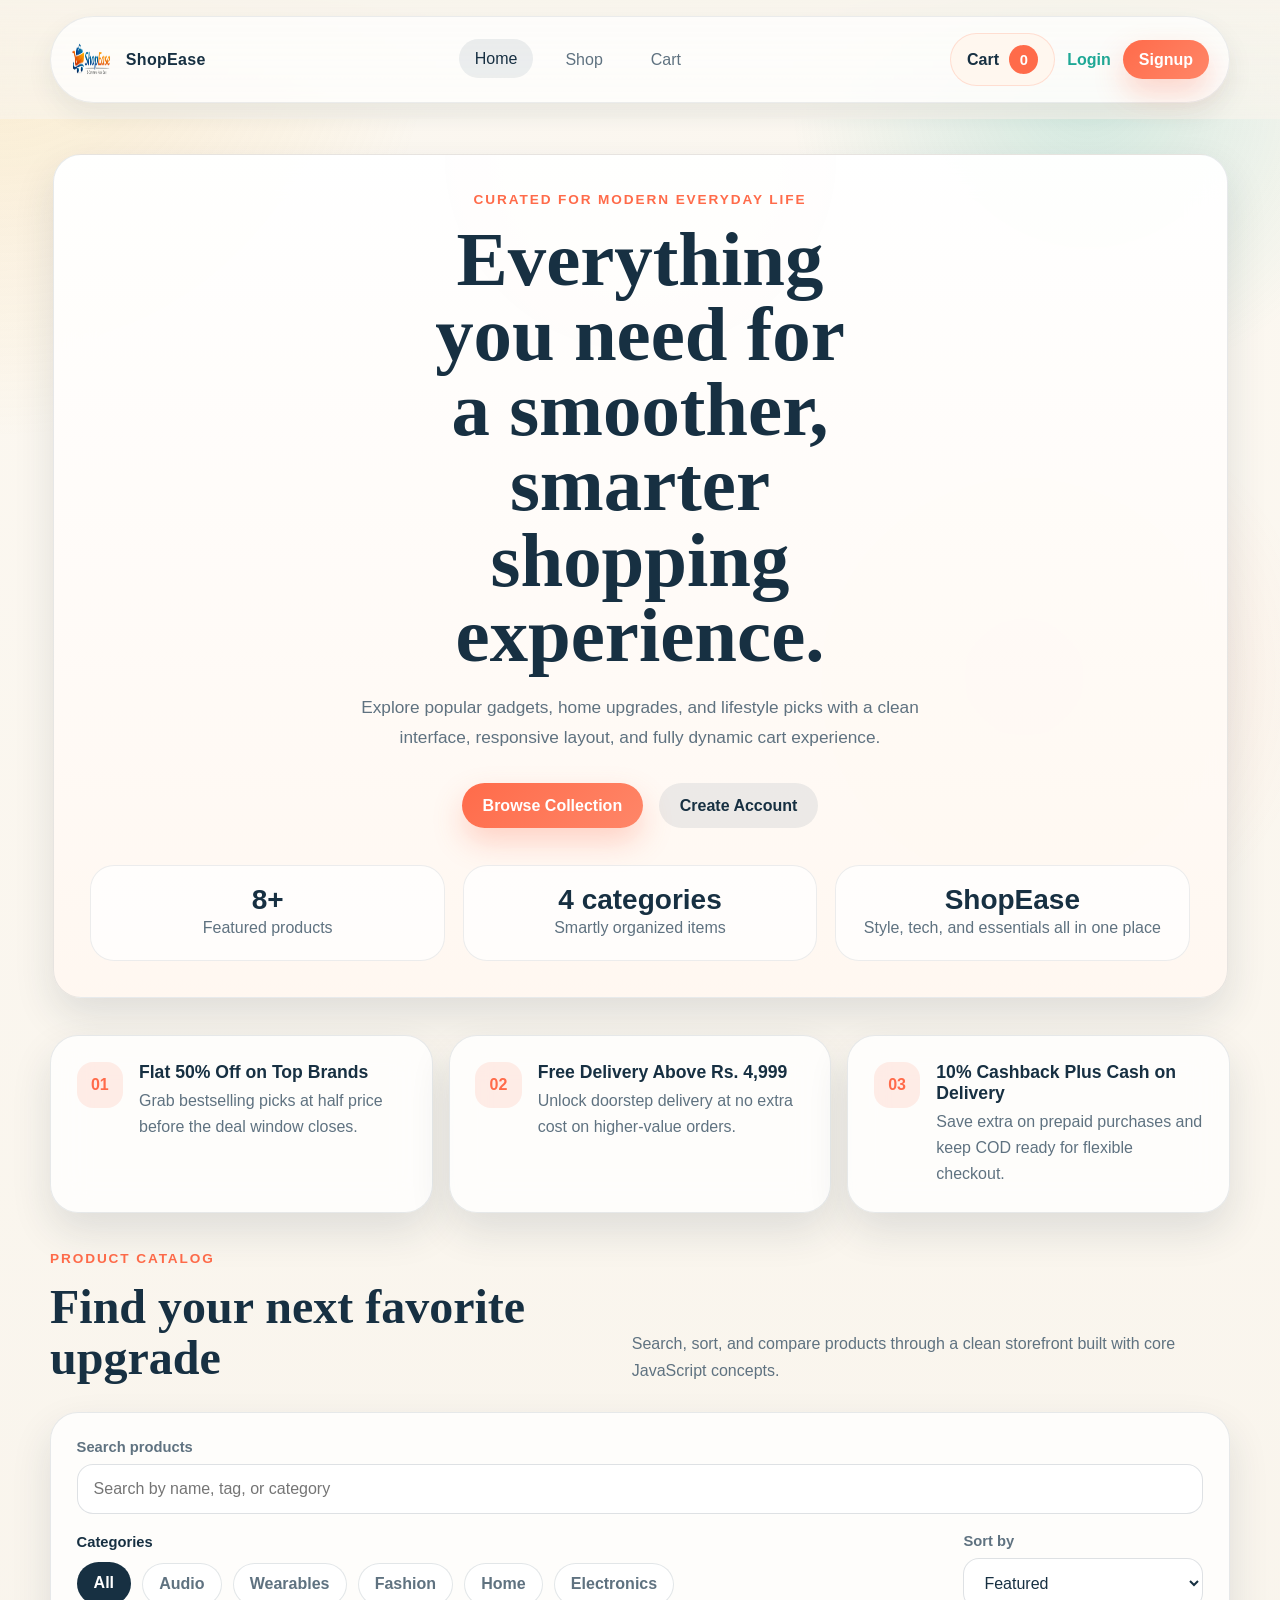
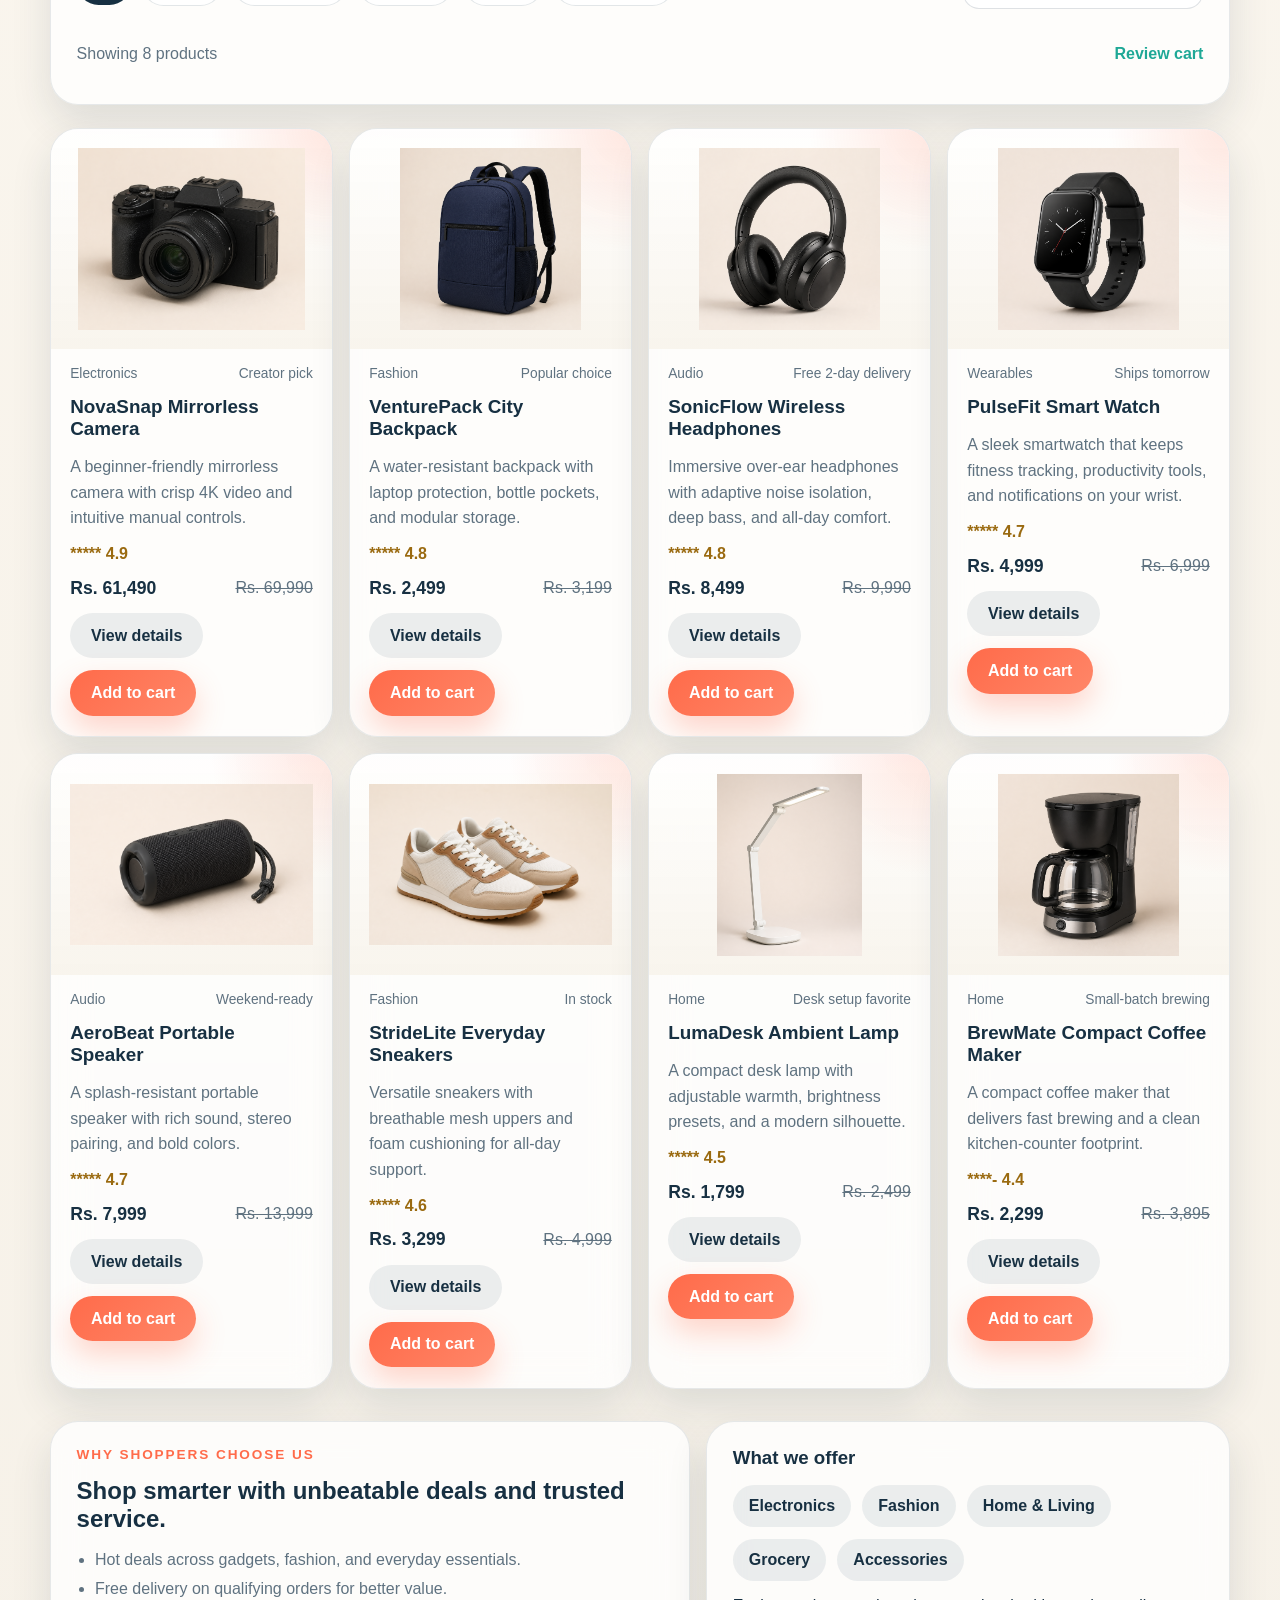
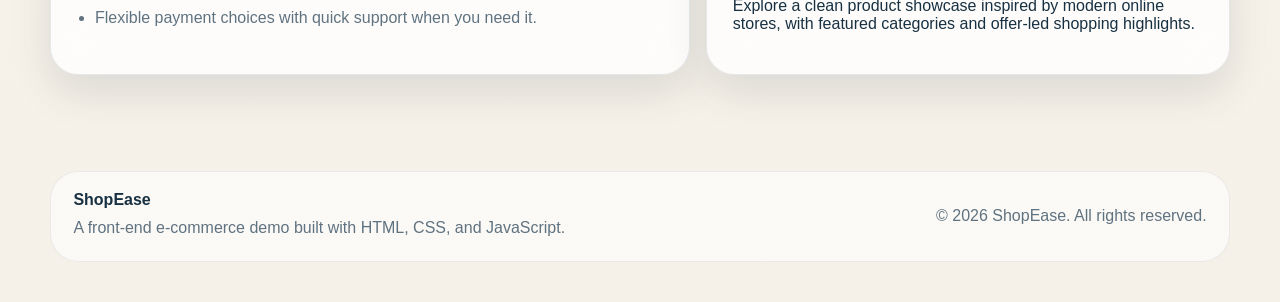
<file: index.html>
<!DOCTYPE html>
<html lang="en">
<head>
  <meta charset="UTF-8">
  <meta name="viewport" content="width=device-width, initial-scale=1.0">
  <title>ShopEase  Discover Everyday Essentials</title>
  <link rel="icon" href="SHOPEASE_Logo.png" type="image/svg+xml">
  <link rel="stylesheet" href="css/global_1.css">
  <link rel="stylesheet" href="css/home_1.css">
  <script src="js/data.js" defer></script>
  <script src="js/common.js" defer></script>
  <script src="js/home.js" defer></script>
</head>
<body>
  <div class="bg"></div>
  <header class="top">
    <div class="container top-row">
      <a class="logo" href="index.html" aria-label="ShopEase home page">
        <img src="assets/products/SHOPEASE_Logo.png" alt="ShopEase logo">
        <span>ShopEase</span>
      </a>

      <button class="menu-btn" type="button">
        Menu
      </button>

      <nav class="nav" id="nav">
        <a class="active" href="index.html">Home</a>
        <a href="shop.html">Shop</a>
        <a href="cart.html">Cart</a>
      </nav>

      <div class="top-links">
        <a class="cart-box" href="cart.html">
          Cart
          <span class="count">0</span>
        </a>
        <div class="user-area"></div>
      </div>
    </div>
  </header>

  <main>
    <section class="home-top">
      <div class="container home-top-wrap">
        <div class="home-box box">
          <p class="small-head">Curated for modern everyday life</p>
          <h1>Everything you need for a smoother, smarter shopping experience.</h1>
          <p class="home-text">
            Explore popular gadgets, home upgrades, and lifestyle picks with a clean interface,
            responsive layout, and fully dynamic cart experience.
          </p>
          <div class="home-buttons">
            <a class="btn btn-primary" href="#catalog">Browse Collection</a>
            <a class="btn btn-secondary" href="signup.html" id="homeSignupLink">Create Account</a>
          </div>

          <div class="home-points">
            <div class="card">
              <strong>8+</strong>
              <span>Featured products</span>
            </div>
            <div class="card">
              <strong>4 categories</strong>
              <span>Smartly organized items</span>
            </div>
            <div class="card">
              <strong>ShopEase</strong>
              <span>Style, tech, and essentials all in one place</span>
            </div>
          </div>
        </div>
      </div>
    </section>

    <section class="offer-area">
      <div class="container offer-row">
        <div class="card offer-card box">
          <span class="offer-num">01</span>
          <div>
            <h2>Flat 50% Off on Top Brands</h2>
            <p>Grab bestselling picks at half price before the deal window closes.</p>
          </div>
        </div>
        <div class="card offer-card box">
          <span class="offer-num">02</span>
          <div>
            <h2>Free Delivery Above Rs. 4,999</h2>
            <p>Unlock doorstep delivery at no extra cost on higher-value orders.</p>
          </div>
        </div>
        <div class="card offer-card box">
          <span class="offer-num">03</span>
          <div>
            <h2>10% Cashback Plus Cash on Delivery</h2>
            <p>Save extra on prepaid purchases and keep COD ready for flexible checkout.</p>
          </div>
        </div>
      </div>
    </section>

    <section class="shop-area" id="catalog">
      <div class="container">
        <div class="title-row">
          <div>
            <p class="small-head">Product catalog</p>
            <h2 class="title">Find your next favorite upgrade</h2>
          </div>
          <p class="sub">
            Search, sort, and compare products through a clean storefront built with core JavaScript concepts.
          </p>
        </div>

        <div class="filter-box box">
          <label class="search-box" for="searchInput">
            <span>Search products</span>
            <input id="searchInput" type="text" placeholder="Search by name, tag, or category">
          </label>

          <div class="filter-line">
            <div>
              <span class="label-small">Categories</span>
              <div class="cat-list" id="categoryFilters"></div>
            </div>

            <label class="sort-box" for="sortSelect">
              <span>Sort by</span>
              <select id="sortSelect">
                <option value="featured">Featured</option>
                <option value="price-low">Price: Low to High</option>
                <option value="price-high">Price: High to Low</option>
                <option value="rating">Top Rated</option>
                <option value="name">Name</option>
              </select>
            </label>
          </div>

          <div class="result-line">
            <p id="resultsCount">Showing all products</p>
            <a class="text-link" href="cart.html">Review cart</a>
          </div>
        </div>

        <div class="item-list" id="productGrid"></div>
      </div>
    </section>

    <section class="bottom-info">
      <div class="container bottom-row">
        <div class="card bottom-left box">
          <p class="small-head">Why shoppers choose us</p>
          <h2>Shop smarter with unbeatable deals and trusted service.</h2>

          <ul class="list-points">
            <li>Hot deals across gadgets, fashion, and everyday essentials.</li>
            <li>Free delivery on qualifying orders for better value.</li>
            <li>Flexible payment choices with quick support when you need it.</li>
          </ul>
        </div>

        <div class="card bottom-right box">
          <h3>What we offer</h3>

          <div class="pill-list">
            <span class="pill">Electronics</span>
            <span class="pill">Fashion</span>
            <span class="pill">Home &amp; Living</span>
            <span class="pill">Grocery</span>
            <span class="pill">Accessories</span>
          </div>

          <p>
            Explore a clean product showcase inspired by modern online stores, with featured categories and offer-led shopping highlights.
          </p>
        </div>
      </div>
    </section>
  </main>

  <footer class="footer">
    <div class="container foot-row">
      <div>
        <p class="foot-name">ShopEase</p>
        <p class="foot-text">A front-end e-commerce demo built with HTML, CSS, and JavaScript.</p>
      </div>
      <p class="foot-text">&copy; <span class="current-year"></span> ShopEase. All rights reserved.</p>
    </div>
  </footer>
</body>
</html>
</file>
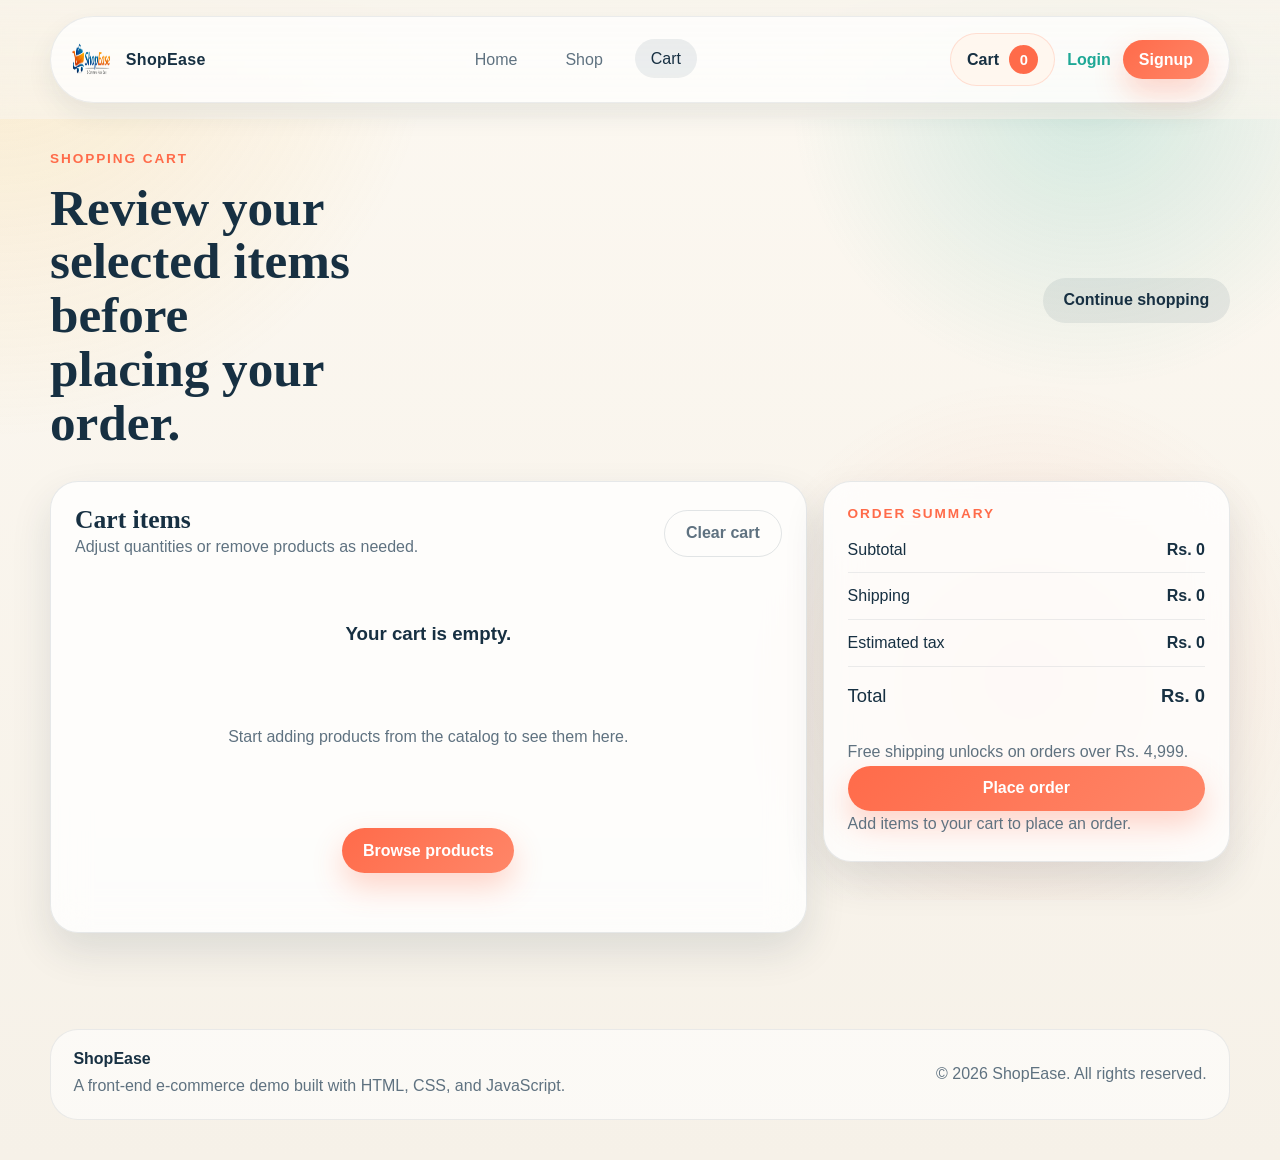
<file: cart.html>
<!DOCTYPE html>
<html lang="en">
<head>
  <meta charset="UTF-8">
  <meta name="viewport" content="width=device-width, initial-scale=1.0">
  <meta name="description" content="Review and manage the products added to your ShopEase shopping cart.">
  <title>ShopEase | Your Cart</title>
  <link rel="icon" href="SHOPEASE_Logo.png" type="image/svg+xml">
  <link rel="stylesheet" href="css/global_1.css">
  <link rel="stylesheet" href="css/cart_1.css">
  <script src="js/data.js" defer></script>
  <script src="js/common.js" defer></script>
  <script src="js/cart.js" defer></script>
</head>
<body>
  <div class="bg"></div>
  <header class="top">
    <div class="container top-row">
      <a class="logo" href="index.html" aria-label="ShopEase home page">
        <img src="assets/products/SHOPEASE_Logo.png" alt="ShopEase logo">
        <span>ShopEase</span>
      </a>

      <button class="menu-btn" type="button">
        Menu
      </button>

      <nav class="nav" id="nav">
        <a href="index.html">Home</a>
        <a href="shop.html">Shop</a>
        <a class="active" href="cart.html">Cart</a>
      </nav>

      <div class="top-links">
        <a class="cart-box" href="cart.html">
          Cart
          <span class="count">0</span>
        </a>
        <div class="user-area"></div>
      </div>
    </div>
  </header>

  <main class="cart-page">
    <section class="cart-top">
      <div class="container cart-top-row">
        <div>
          <p class="small-head">Shopping cart</p>
          <h1>Review your selected items before placing your order.</h1>
        </div>
        <a class="btn btn-secondary" href="shop.html">Continue shopping</a>
      </div>
    </section>

    <section class="cart-area">
      <div class="container cart-wrap">
        <div class="card cart-left box">
          <div class="title-row compact">
            <div>
              <h2 class="title small">Cart items</h2>
              <p class="sub">Adjust quantities or remove products as needed.</p>
            </div>
            <button class="btn btn-ghost" type="button" id="clearCartButton">Clear cart</button>
          </div>

          <div id="cartContent"></div>
        </div>

        <aside class="cart-right box">
          <p class="small-head">Order summary</p>
          <div class="total-box">
            <div class="total-row">
              <span>Subtotal</span>
              <strong id="subtotalValue">Rs. 0</strong>
            </div>
            <div class="total-row">
              <span>Shipping</span>
              <strong id="shippingValue">Rs. 0</strong>
            </div>
            <div class="total-row">
              <span>Estimated tax</span>
              <strong id="taxValue">Rs. 0</strong>
            </div>
            <div class="total-row total">
              <span>Total</span>
              <strong id="totalValue">Rs. 0</strong>
            </div>
          </div>

          <p class="note" id="shippingNote">Free shipping unlocks on qualifying orders.</p>
          <button class="btn btn-primary full-width" type="button" id="checkoutButton">Place order</button>
          <p class="note" id="orderStatusMessage">Place your order to see the confirmation message.</p>
        </aside>
      </div>
    </section>
  </main>

  <footer class="footer">
    <div class="container foot-row">
      <div>
        <p class="foot-name">ShopEase</p>
        <p class="foot-text">A front-end e-commerce demo built with HTML, CSS, and JavaScript.</p>
      </div>
      <p class="foot-text">&copy; <span class="current-year"></span> ShopEase. All rights reserved.</p>
    </div>
  </footer>

  <div id="successMsg">Order placed.</div>
</body>
</html>
</file>
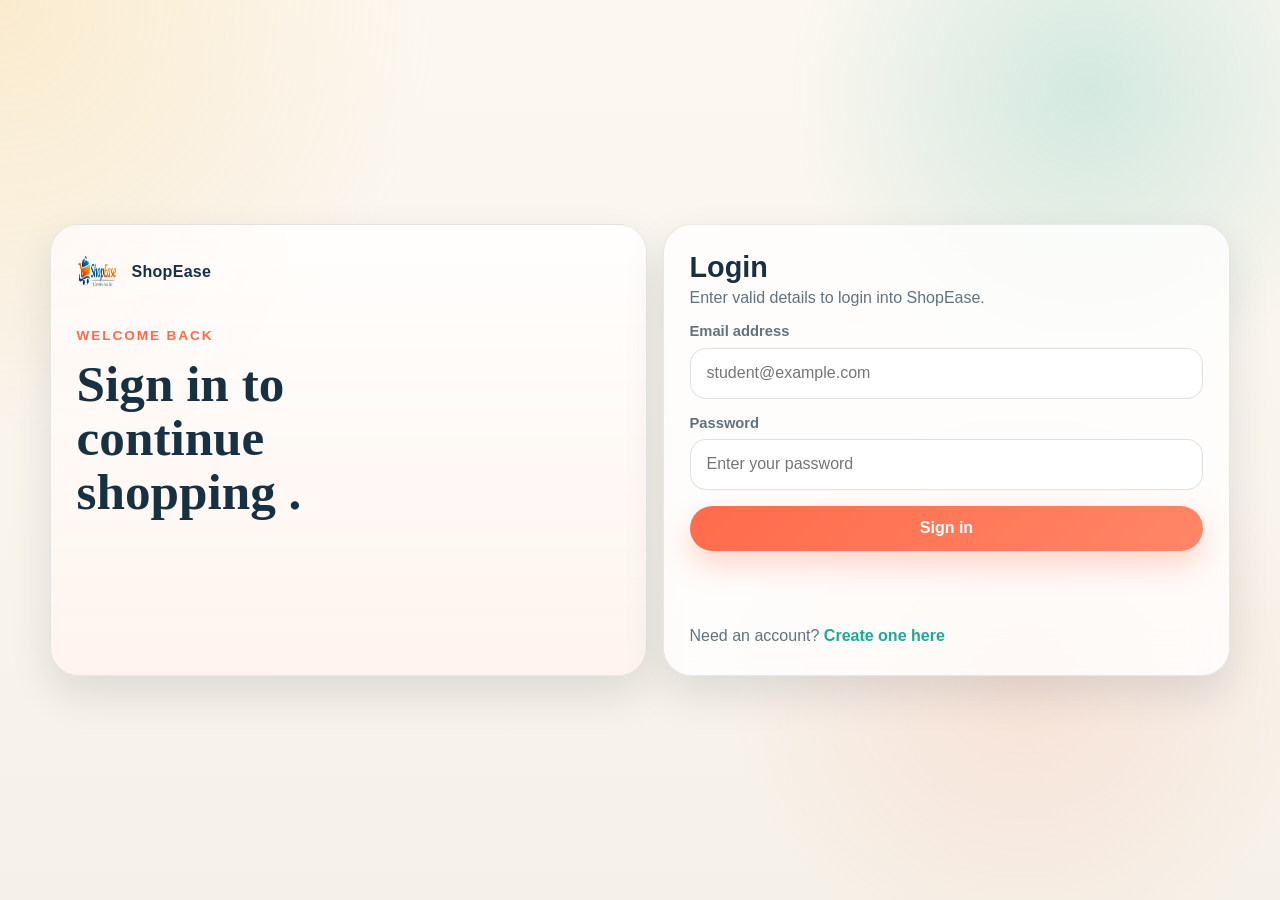
<file: login.html>
<!DOCTYPE html>
<html lang="en">
<head>
  <meta charset="UTF-8">
  <meta name="viewport" content="width=device-width, initial-scale=1.0">
  <meta name="description" content="Sign in to your ShopEase account to continue shopping.">
  <title>ShopEase | Login</title>
  <link rel="icon" href="assets/logo.svg" type="image/svg+xml">
  <link rel="stylesheet" href="css/global_1.css">
  <link rel="stylesheet" href="css/login_1.css">
  <script src="js/data.js" defer></script>
  <script src="js/common.js" defer></script>
  <script src="js/login.js" defer></script>
</head>
<body>
  <div class="bg"></div>
  <main class="form-page">
    <section class="form-area">
      <div class="container form-wrap">
        <div class="card left-side box">
          <a class="logo form-logo" href="index.html" aria-label="Return to ShopEase home page">
            <img src="assets/products/SHOPEASE_Logo.png" alt="ShopEase logo">
            <span>ShopEase</span>
          </a>

          <p class="small-head">Welcome back</p>
          <h1>Sign in to continue shopping .</h1>

          <div class="point-box">
            
          </div>
        </div>

        <div class="card right-side box">
          <div class="form-head">
            <h2>Login</h2>
            <p>Enter valid details to  login into ShopEase.</p>
          </div>

          <form id="loginForm" novalidate>
            <label class="field" for="loginEmail">
              <span>Email address</span>
              <input id="loginEmail" name="email" type="email" autocomplete="off" required placeholder="student@example.com">
            </label>

            <label class="field" for="loginPassword">
              <span>Password</span>
              <input id="loginPassword" name="password" type="password" autocomplete="off" required placeholder="Enter your password">
            </label>

            <button class="btn btn-primary full-width" type="submit">Sign in</button>
            <p class="form-message" id="loginMessage"></p>
          </form>

          <p class="help">
            Need an account?
            <a class="text-link" href="signup.html">Create one here</a>
          </p>
        </div>
      </div>
    </section>
  </main>
</body>
</html>
</file>
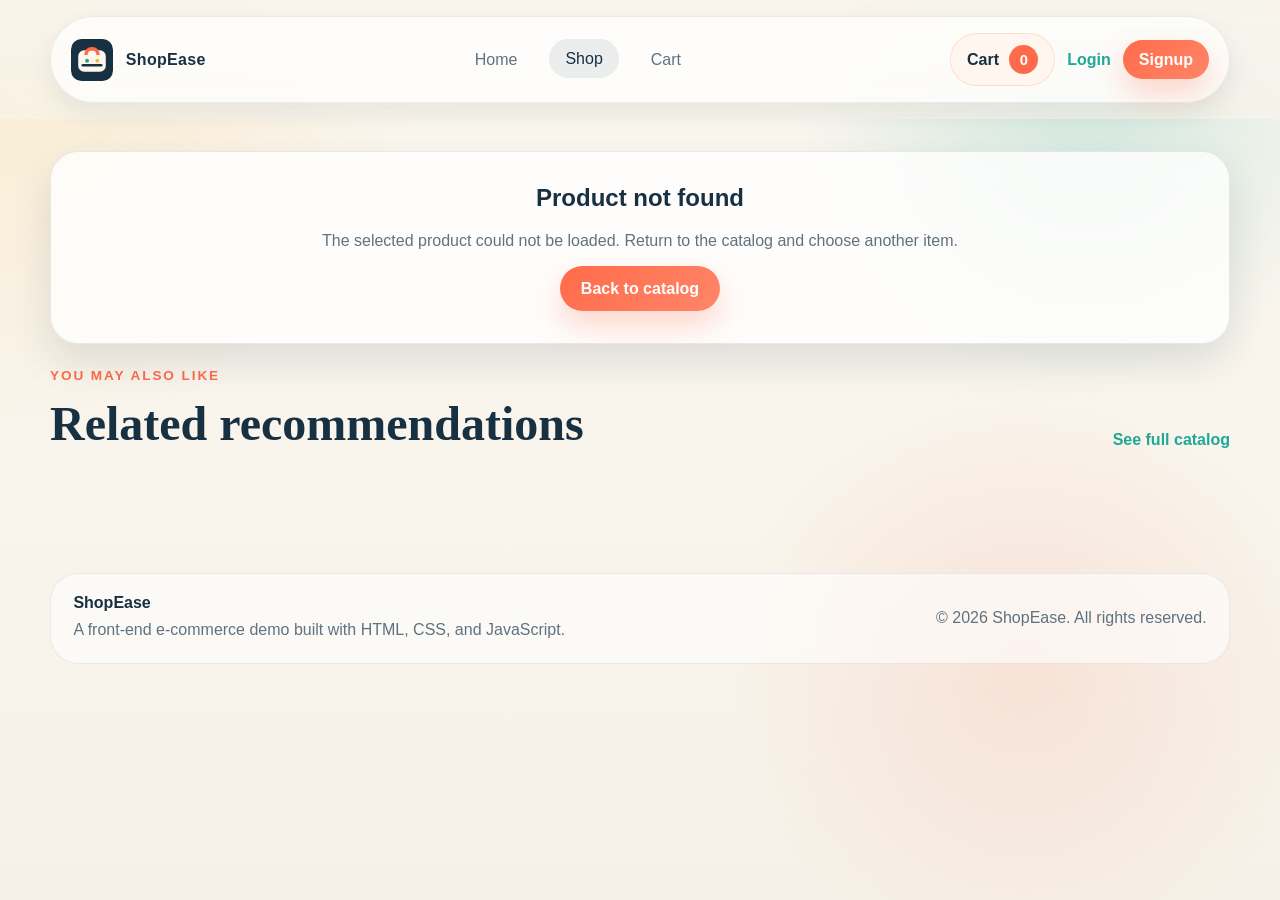
<file: product.html>
<!DOCTYPE html>
<html lang="en">
<head>
  <meta charset="UTF-8">
  <meta name="viewport" content="width=device-width, initial-scale=1.0">
  <meta name="description" content="View product details, specifications, and related items on ShopEase.">
  <title>ShopEase | Product Details</title>
  <link rel="icon" href="assets/logo.svg" type="image/svg+xml">
  <link rel="stylesheet" href="css/global_1.css">
  <link rel="stylesheet" href="css/product_1.css">
  <script src="js/data.js" defer></script>
  <script src="js/common.js" defer></script>
  <script src="js/product.js" defer></script>
</head>
<body>
  <div class="bg"></div>
  <header class="top">
    <div class="container top-row">
      <a class="logo" href="index.html" aria-label="ShopEase home page">
        <img src="assets/logo.svg" alt="ShopEase logo">
        <span>ShopEase</span>
      </a>

      <button class="menu-btn" type="button">
        Menu
      </button>

      <nav class="nav" id="nav">
        <a href="index.html">Home</a>
        <a class="active" href="shop.html">Shop</a>
        <a href="cart.html">Cart</a>
      </nav>

      <div class="top-links">
        <a class="cart-box" href="cart.html">
          Cart
          <span class="count">0</span>
        </a>
        <div class="user-area"></div>
      </div>
    </div>
  </header>

  <main class="item-page">
    <section class="item-area">
      <div class="container">
        <div id="productDetailRoot"></div>
      </div>
    </section>

    <section class="more-area">
      <div class="container">
        <div class="title-row">
          <div>
            <p class="small-head">You may also like</p>
            <h2 class="title">Related recommendations</h2>
          </div>
          <a class="text-link" href="shop.html">See full catalog</a>
        </div>
        <div class="item-list small-list" id="relatedProducts"></div>
      </div>
    </section>
  </main>

  <footer class="footer">
    <div class="container foot-row">
      <div>
        <p class="foot-name">ShopEase</p>
        <p class="foot-text">A front-end e-commerce demo built with HTML, CSS, and JavaScript.</p>
      </div>
      <p class="foot-text">&copy; <span class="current-year"></span> ShopEase. All rights reserved.</p>
    </div>
  </footer>
</body>
</html>
</file>
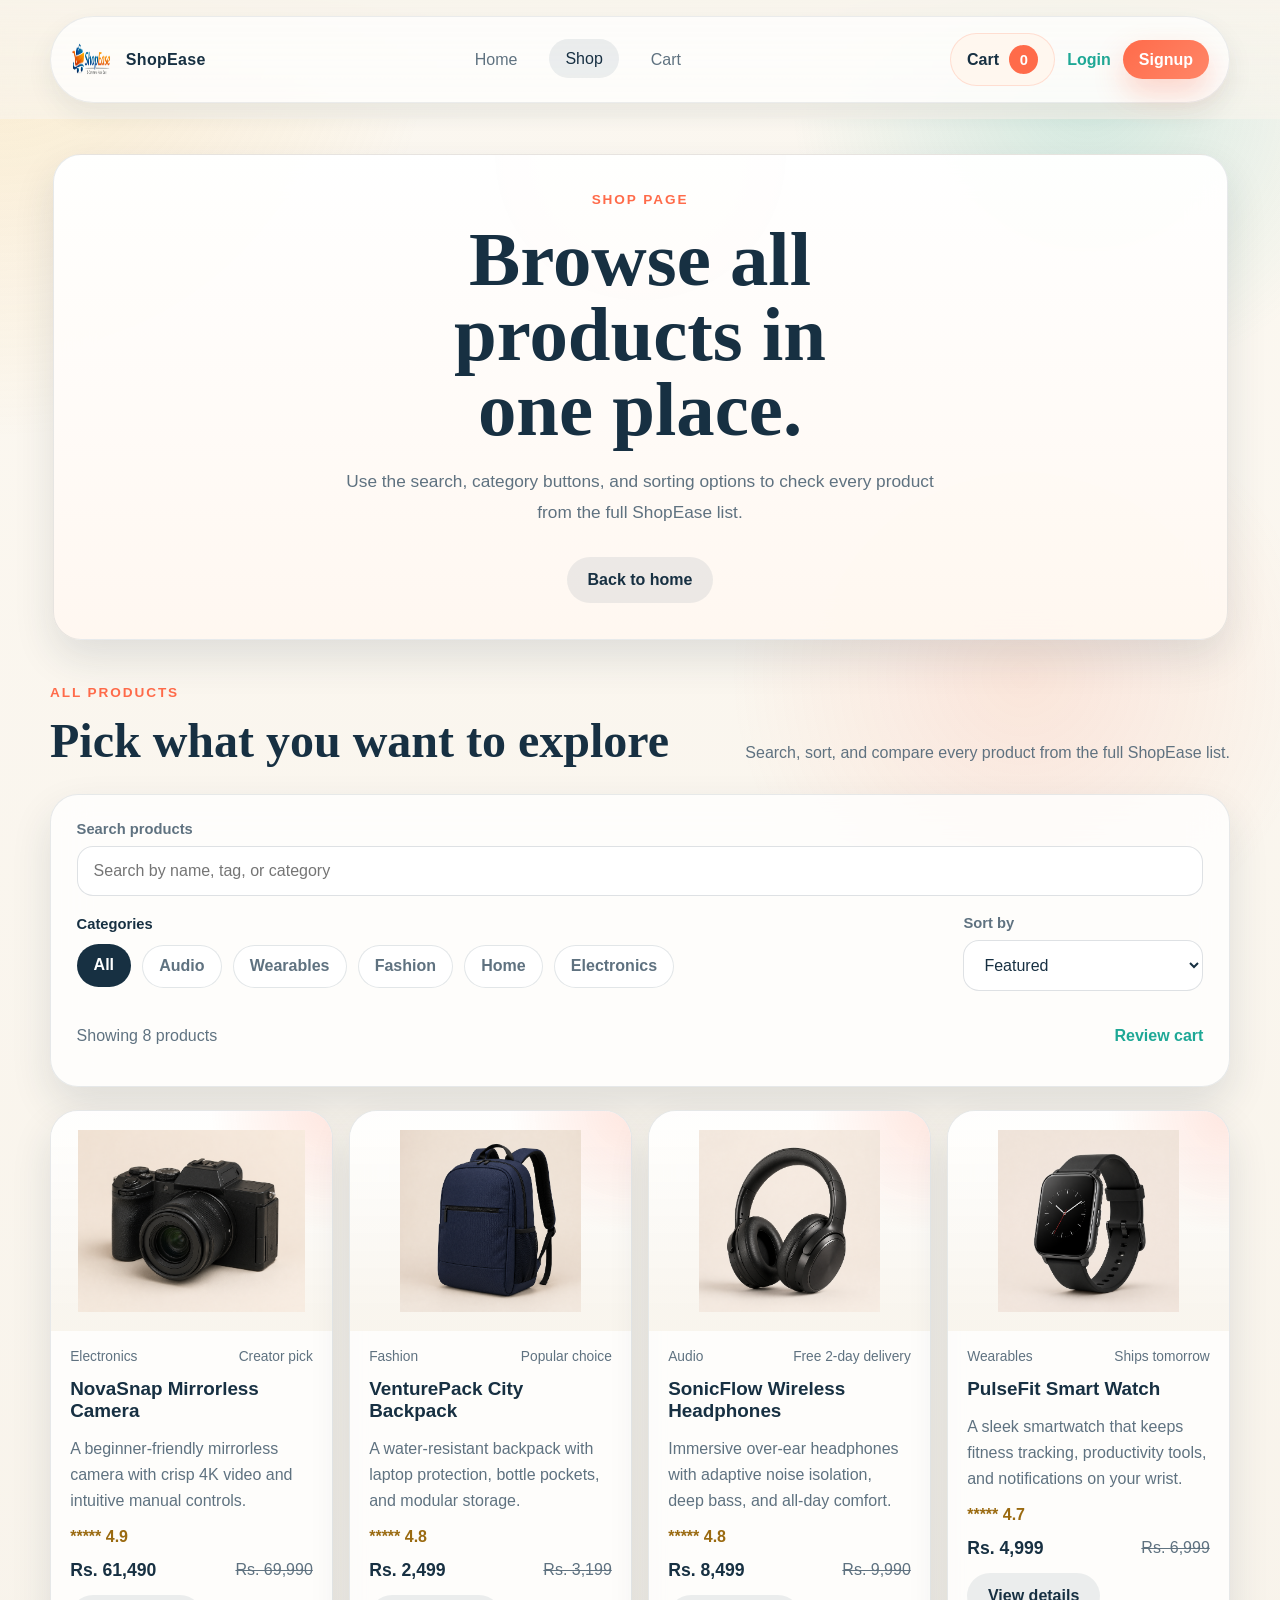
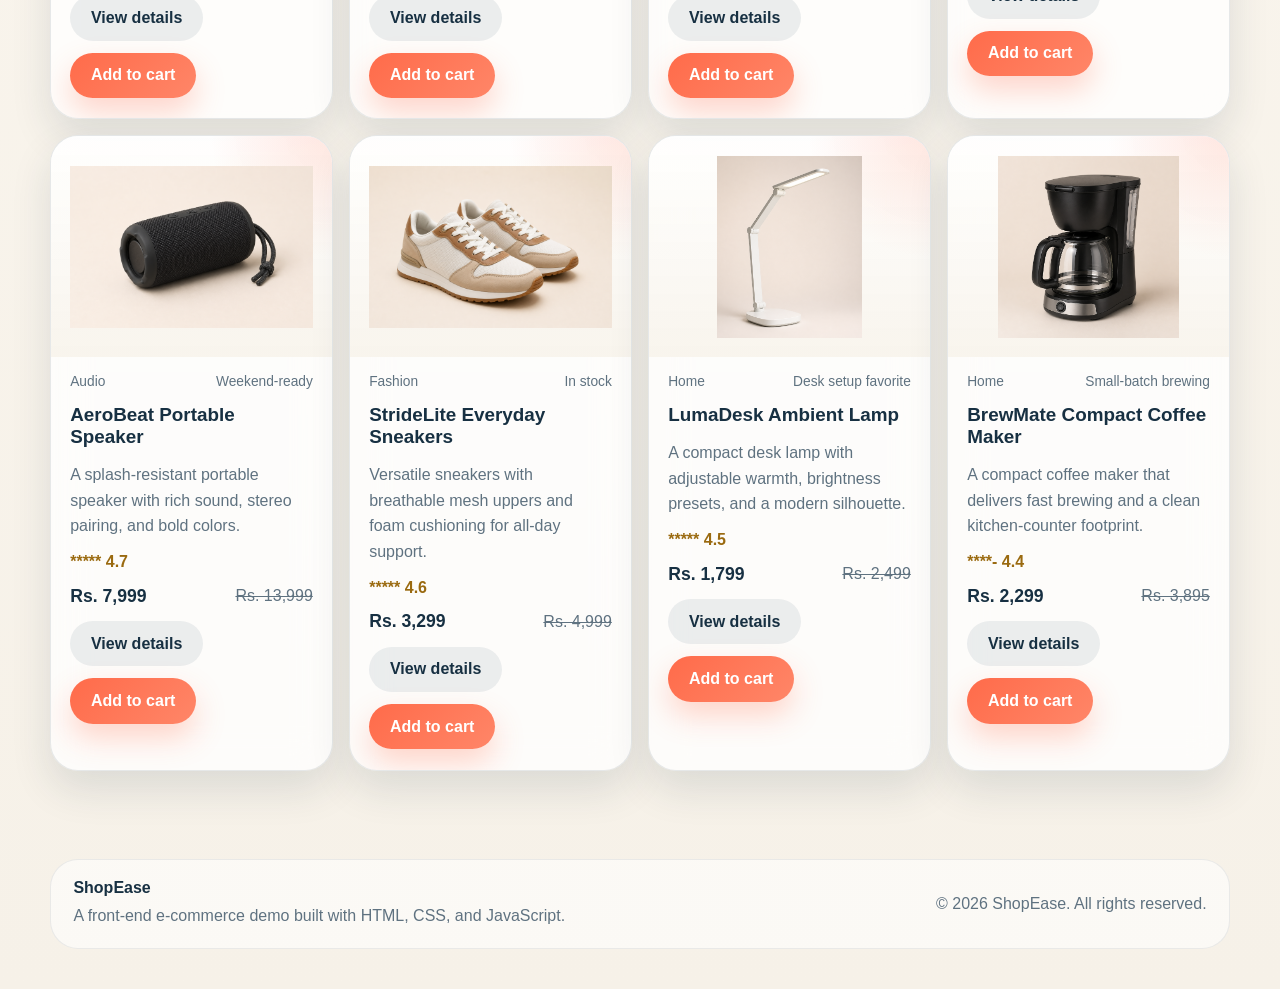
<file: shop.html>
<!DOCTYPE html>
<html lang="en">
<head>
  <meta charset="UTF-8">
  <meta name="viewport" content="width=device-width, initial-scale=1.0">
  <title>ShopEase | Shop</title>
  <link rel="icon" href="assets/logo.svg" type="image/svg+xml">
  <link rel="stylesheet" href="css/global_1.css">
  <link rel="stylesheet" href="css/home_1.css">
  <script src="js/data.js" defer></script>
  <script src="js/common.js" defer></script>
  <script src="js/home.js" defer></script>
</head>
<body>
  <div class="bg"></div>
  <header class="top">
    <div class="container top-row">
      <a class="logo" href="index.html" aria-label="ShopEase home page">
        <img src="assets/products/SHOPEASE_Logo.png" alt="ShopEase logo">
        <span>ShopEase</span>
      </a>

      <button class="menu-btn" type="button">
        Menu
      </button>

      <nav class="nav" id="nav">
        <a href="index.html">Home</a>
        <a class="active" href="shop.html">Shop</a>
        <a href="cart.html">Cart</a>
      </nav>

      <div class="top-links">
        <a class="cart-box" href="cart.html">
          Cart
          <span class="count">0</span>
        </a>
        <div class="user-area"></div>
      </div>
    </div>
  </header>

  <main>
    <section class="home-top">
      <div class="container home-top-wrap">
        <div class="home-box box">
          <p class="small-head">Shop page</p>
          <h1>Browse all products in one place.</h1>
          <p class="home-text">
            Use the search, category buttons, and sorting options to check every product from the full ShopEase list.
          </p>
          <div class="home-buttons">
            <a class="btn btn-secondary" href="index.html">Back to home</a>
          </div>
        </div>
      </div>
    </section>

    <section class="shop-area">
      <div class="container">
        <div class="title-row">
          <div>
            <p class="small-head">All products</p>
            <h2 class="title">Pick what you want to explore</h2>
          </div>
          <p class="sub">
            Search, sort, and compare every product from the full ShopEase list.
          </p>
        </div>

        <div class="filter-box box">
          <label class="search-box" for="searchInput">
            <span>Search products</span>
            <input id="searchInput" type="text" placeholder="Search by name, tag, or category">
          </label>

          <div class="filter-line">
            <div>
              <span class="label-small">Categories</span>
              <div class="cat-list" id="categoryFilters"></div>
            </div>

            <label class="sort-box" for="sortSelect">
              <span>Sort by</span>
              <select id="sortSelect">
                <option value="featured">Featured</option>
                <option value="price-low">Price: Low to High</option>
                <option value="price-high">Price: High to Low</option>
                <option value="rating">Top Rated</option>
                <option value="name">Name</option>
              </select>
            </label>
          </div>

          <div class="result-line">
            <p id="resultsCount">Showing all products</p>
            <a class="text-link" href="cart.html">Review cart</a>
          </div>
        </div>

        <div class="item-list" id="productGrid"></div>
      </div>
    </section>
  </main>

  <footer class="footer">
    <div class="container foot-row">
      <div>
        <p class="foot-name">ShopEase</p>
        <p class="foot-text">A front-end e-commerce demo built with HTML, CSS, and JavaScript.</p>
      </div>
      <p class="foot-text">&copy; <span class="current-year"></span> ShopEase. All rights reserved.</p>
    </div>
  </footer>
</body>
</html>
</file>
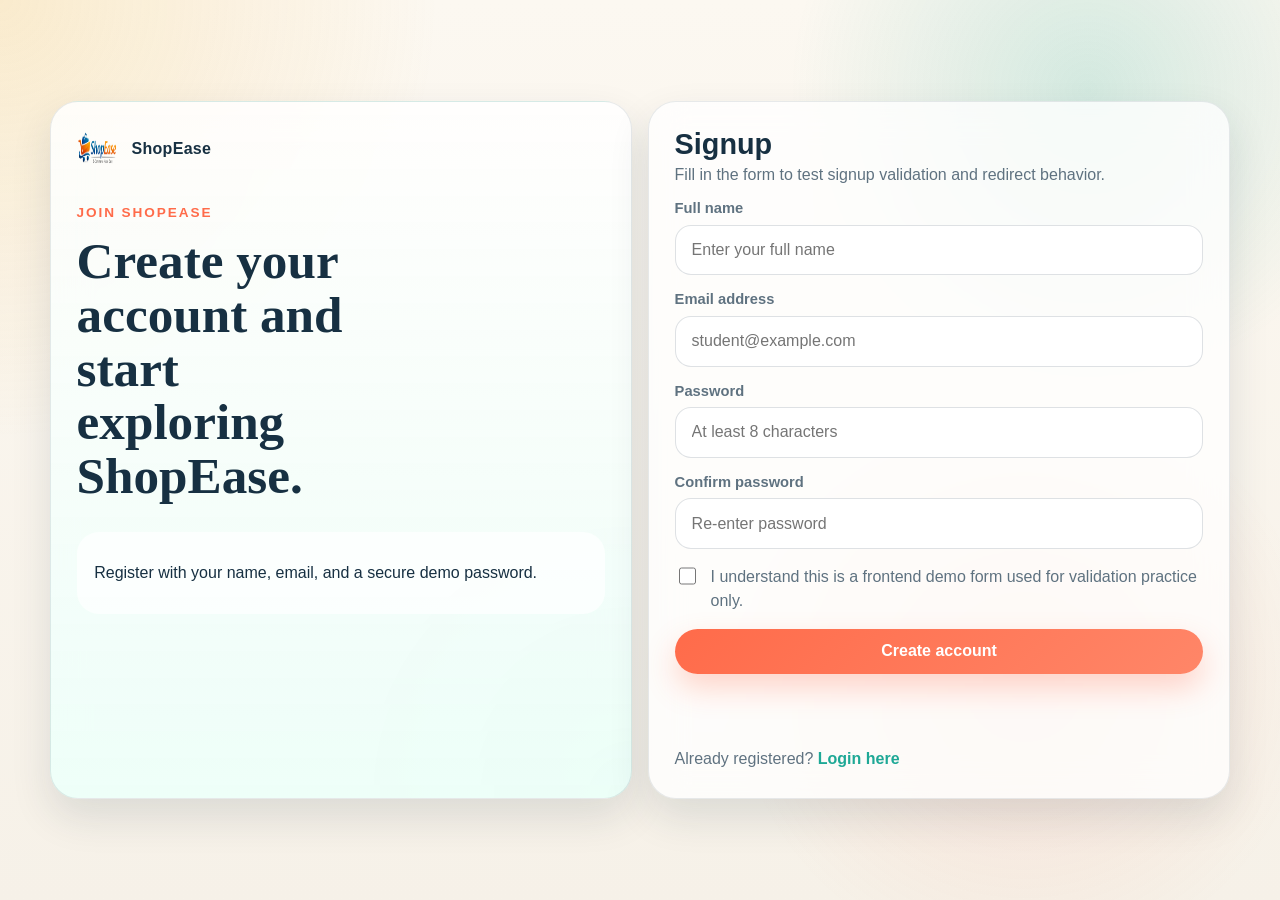
<file: signup.html>
<!DOCTYPE html>
<html lang="en">
<head>
  <meta charset="UTF-8">
  <meta name="viewport" content="width=device-width, initial-scale=1.0">
  <meta name="description" content="Create a ShopEase account to explore the frontend e-commerce experience.">
  <title>ShopEase | Signup</title>
  <link rel="icon" href="assets/logo.svg" type="image/svg+xml">
  <link rel="stylesheet" href="css/global_1.css">
  <link rel="stylesheet" href="css/signup_1.css">
  <script src="js/data.js" defer></script>
  <script src="js/common.js" defer></script>
  <script src="js/signup.js" defer></script>
</head>
<body>
  <div class="bg"></div>
  <main class="form-page">
    <section class="form-area">
      <div class="container form-wrap">
        <div class="card left-side box">
          <a class="logo form-logo" href="index.html" aria-label="Return to ShopEase home page">
            <img src="assets/products/SHOPEASE_Logo.png" alt="ShopEase logo">
            <span>ShopEase</span>
          </a>

          <p class="small-head">Join ShopEase</p>
          <h1>Create your account and start exploring ShopEase.</h1>
          

          <div class="point-box">
            <div>
              
              <p>Register with your name, email, and a secure demo password.</p>
            </div>
           
          </div>
        </div>

        <div class="card right-side box">
          <div class="form-head">
            <h2>Signup</h2>
            <p>Fill in the form to test signup validation and redirect behavior.</p>
          </div>

          <form id="signupForm" novalidate>
            <label class="field" for="signupName">
              <span>Full name</span>
              <input id="signupName" name="name" type="text" autocomplete="off" required placeholder="Enter your full name">
            </label>

            <label class="field" for="signupEmail">
              <span>Email address</span>
              <input id="signupEmail" name="email" type="email" autocomplete="off" required placeholder="student@example.com">
            </label>

            <label class="field" for="signupPassword">
              <span>Password</span>
              <input id="signupPassword" name="password" type="password" autocomplete="off" required placeholder="At least 8 characters">
            </label>

            <label class="field" for="signupConfirmPassword">
              <span>Confirm password</span>
              <input id="signupConfirmPassword" name="confirmPassword" type="password" autocomplete="off" required placeholder="Re-enter password">
            </label>

            <label class="check-box" for="acceptTerms">
              <input id="acceptTerms" name="acceptTerms" type="checkbox" required>
              <span>I understand this is a frontend demo form used for validation practice only.</span>
            </label>

            <button class="btn btn-primary full-width" type="submit">Create account</button>
            <p class="form-message" id="signupMessage"></p>
          </form>

          <p class="help">
            Already registered?
            <a class="text-link" href="login.html">Login here</a>
          </p>
        </div>
      </div>
    </section>
  </main>
</body>
</html>
</file>
<file: css/global_1.css>
:root {
  --bg: #f8f4ec;
  --bg-soft: #fffdf8;
  --surface: rgba(255, 255, 255, 0.78);
  --surface-strong: #ffffff;
  --surface-border: rgba(20, 51, 74, 0.1);
  --text: #173042;
  --text-soft: #5f7280;
  --primary: #ff6b4a;
  --primary-deep: #de5334;
  --secondary: #1ea896;
  --accent: #f4b942;
  --shadow: 0 18px 40px rgba(23, 48, 66, 0.12);
  --radius-lg: 28px;
  --radius-md: 18px;
  --radius-sm: 12px;
  --container: 1180px;
}

*,
*::before,
*::after {
  box-sizing: border-box;
}

html {
  scroll-behavior: smooth;
}

body {
  margin: 0;
  min-height: 100vh;
  font-family: "Bahnschrift", "Trebuchet MS", sans-serif;
  color: var(--text);
  background: linear-gradient(180deg, #fcf8f1 0%, #f6f1e8 100%);
}

img {
  max-width: 100%;
  display: block;
}

a {
  color: inherit;
  text-decoration: none;
}

button,
input,
select {
  font: inherit;
}

button {
  cursor: pointer;
}

.bg {
  position: fixed;
  inset: 0;
  background:
    radial-gradient(circle at top left, rgba(244, 185, 66, 0.2), transparent 28%),
    radial-gradient(circle at 85% 10%, rgba(30, 168, 150, 0.18), transparent 22%),
    radial-gradient(circle at 80% 75%, rgba(255, 107, 74, 0.12), transparent 24%);
  z-index: -1;
  pointer-events: none;
}

.container {
  width: min(calc(100% - 2rem), var(--container));
  margin: 0 auto;
}

.box {
  background: var(--surface);
  border: 1px solid var(--surface-border);
  box-shadow: var(--shadow);
  border-radius: var(--radius-lg);
  backdrop-filter: blur(18px);
}

.top {
  position: sticky;
  top: 0;
  z-index: 20;
  padding: 1rem 0;
  background: linear-gradient(180deg, rgba(248, 244, 236, 0.92), rgba(248, 244, 236, 0.65));
  backdrop-filter: blur(14px);
}

.top-row {
  display: flex;
  align-items: center;
  justify-content: space-between;
  gap: 1rem;
  padding: 1rem 1.25rem;
  border: 1px solid rgba(23, 48, 66, 0.08);
  border-radius: 999px;
  background: rgba(255, 255, 255, 0.72);
  box-shadow: 0 12px 26px rgba(23, 48, 66, 0.08);
}

.logo {
  display: inline-flex;
  align-items: center;
  gap: 0.8rem;
  font-weight: 700;
  letter-spacing: 0.02em;
}

.logo img {
  width: 42px;
  height: 42px;
}

.nav {
  display: inline-flex;
  align-items: center;
  gap: 1rem;
}

.nav a {
  padding: 0.65rem 1rem;
  border-radius: 999px;
  color: var(--text-soft);
  transition: background-color 0.2s ease, color 0.2s ease, transform 0.2s ease;
}

.nav a:hover,
.nav a.active {
  background: rgba(20, 51, 74, 0.08);
  color: var(--text);
  transform: translateY(-1px);
}

.top-links,
.user-area {
  display: inline-flex;
  align-items: center;
  gap: 0.75rem;
}

.cart-box {
  display: inline-flex;
  align-items: center;
  gap: 0.65rem;
  padding: 0.7rem 1rem;
  background: #fff7ef;
  border: 1px solid rgba(255, 107, 74, 0.18);
  border-radius: 999px;
  font-weight: 700;
}

.count {
  min-width: 1.8rem;
  height: 1.8rem;
  display: inline-grid;
  place-items: center;
  border-radius: 999px;
  background: var(--primary);
  color: #ffffff;
  font-size: 0.92rem;
}

.btn {
  display: inline-flex;
  align-items: center;
  justify-content: center;
  gap: 0.5rem;
  border: none;
  border-radius: 999px;
  padding: 0.85rem 1.3rem;
  font-weight: 700;
  transition: transform 0.2s ease, box-shadow 0.2s ease, background-color 0.2s ease;
}

.btn:hover {
  transform: translateY(-2px);
}

.btn-primary {
  background: linear-gradient(135deg, var(--primary), #ff8668);
  color: #ffffff;
  box-shadow: 0 14px 30px rgba(255, 107, 74, 0.28);
}

.btn-primary:hover {
  background: linear-gradient(135deg, var(--primary-deep), var(--primary));
}

.btn-secondary {
  background: rgba(20, 51, 74, 0.08);
  color: var(--text);
}

.btn-ghost {
  background: transparent;
  color: var(--text-soft);
  border: 1px solid rgba(23, 48, 66, 0.12);
}

.btn-small {
  padding: 0.65rem 1rem;
}

.full-width {
  width: 100%;
}

.text-link,
.text-button {
  color: var(--secondary);
  font-weight: 700;
}

.text-button {
  padding: 0;
  border: none;
  background: none;
}

.small-head {
  margin: 0 0 0.9rem;
  color: var(--primary);
  font-size: 0.85rem;
  font-weight: 800;
  letter-spacing: 0.14em;
  text-transform: uppercase;
}

.title-row {
  display: flex;
  justify-content: space-between;
  gap: 1rem;
  align-items: end;
  margin-bottom: 1.75rem;
}

.title-row.compact {
  align-items: center;
}

.title {
  margin: 0;
  font-family: "Georgia", "Cambria", serif;
  font-size: clamp(2rem, 4vw, 3rem);
  line-height: 1.08;
}

.title.small {
  font-size: clamp(1.5rem, 2vw, 2rem);
}

.sub,
.help,
.foot-text,
.note {
  margin: 0;
  color: var(--text-soft);
  line-height: 1.65;
}

.tag {
  display: inline-flex;
  align-items: center;
  width: fit-content;
  padding: 0.45rem 0.75rem;
  border-radius: 999px;
  background: rgba(244, 185, 66, 0.18);
  color: #8a5a0d;
  font-size: 0.82rem;
  font-weight: 700;
}

.item {
  display: flex;
  flex-direction: column;
  overflow: hidden;
  min-height: 100%;
}

.item-pic {
  display: block;
  padding: 1.2rem;
  background:
    radial-gradient(circle at top right, rgba(255, 107, 74, 0.16), transparent 34%),
    linear-gradient(180deg, rgba(255, 255, 255, 0.72), rgba(248, 244, 236, 0.95));
}

.item-pic img {
  width: 100%;
  aspect-ratio: 4 / 3;
  object-fit: contain;
}

.item-body {
  display: grid;
  gap: 0.9rem;
  padding: 1.1rem 1.2rem 1.3rem;
}

.item-top,
.item-price-row,
.item-buttons {
  display: flex;
  justify-content: space-between;
  gap: 0.75rem;
  align-items: center;
}

.item-cat,
.item-ship {
  font-size: 0.86rem;
  color: var(--text-soft);
}

.item-title {
  margin: 0;
  font-size: 1.18rem;
}

.item-desc {
  margin: 0;
  color: var(--text-soft);
  line-height: 1.6;
}

.item-rate {
  margin: 0;
  color: #9a6a10;
  font-weight: 700;
}

.item-price {
  font-size: 1.1rem;
}

.item-old {
  color: var(--text-soft);
  text-decoration: line-through;
}

.item-buttons {
  margin-top: auto;
  flex-wrap: wrap;
}

.field,
.search-box,
.sort-box {
  display: grid;
  gap: 0.55rem;
  color: var(--text-soft);
}

.field span,
.search-box span,
.sort-box span,
.label-small {
  font-size: 0.92rem;
  font-weight: 700;
}

.field input,
.search-box input,
.sort-box select {
  width: 100%;
  border: 1px solid rgba(23, 48, 66, 0.14);
  border-radius: 16px;
  padding: 0.95rem 1rem;
  background: var(--surface-strong);
  color: var(--text);
  outline: none;
  transition: border-color 0.2s ease, box-shadow 0.2s ease;
}

.field input:focus,
.search-box input:focus,
.sort-box select:focus {
  border-color: rgba(255, 107, 74, 0.55);
  box-shadow: 0 0 0 4px rgba(255, 107, 74, 0.12);
}

.check-box {
  display: flex;
  gap: 0.75rem;
  color: var(--text-soft);
  line-height: 1.5;
}

.check-box input {
  width: 18px;
  height: 18px;
  margin-top: 0.15rem;
}

.form-message {
  min-height: 1.5rem;
  margin: 1rem 0 0;
  font-weight: 700;
}

.form-message.error {
  color: #b73927;
}

.form-message.success {
  color: #157960;
}

.footer {
  padding: 2rem 0 2.5rem;
}

.foot-row {
  display: flex;
  align-items: center;
  justify-content: space-between;
  gap: 1rem;
  padding: 1.2rem 1.4rem;
  border-radius: var(--radius-lg);
  background: rgba(255, 255, 255, 0.58);
  border: 1px solid rgba(23, 48, 66, 0.08);
}

.foot-name {
  margin: 0 0 0.35rem;
  font-weight: 800;
}

.menu-btn {
  display: none;
  border: 1px solid rgba(23, 48, 66, 0.12);
  background: transparent;
  border-radius: 999px;
  padding: 0.75rem 1rem;
  color: var(--text);
  font-weight: 700;
}

.toast {
  position: fixed;
  right: 1.2rem;
  bottom: 1.2rem;
  max-width: 280px;
  padding: 0.95rem 1rem;
  border-radius: 16px;
  color: #ffffff;
  background: rgba(23, 48, 66, 0.92);
  box-shadow: 0 18px 40px rgba(23, 48, 66, 0.26);
  opacity: 0;
  transform: translateY(18px);
  transition: opacity 0.25s ease, transform 0.25s ease;
  pointer-events: none;
  z-index: 50;
}

.toast.show {
  opacity: 1;
  transform: translateY(0);
}

@media (max-width: 920px) {
  .top-row {
    border-radius: 28px;
    padding: 1rem;
    flex-wrap: wrap;
  }

  .menu-btn {
    display: inline-flex;
  }

  .nav {
    display: none;
    width: 100%;
    flex-direction: column;
    align-items: stretch;
    padding-top: 0.5rem;
  }

  .nav.open {
    display: flex;
  }

  .nav a {
    text-align: center;
  }

  .top-links {
    margin-left: auto;
  }

  .title-row,
  .foot-row {
    flex-direction: column;
    align-items: flex-start;
  }
}

@media (max-width: 640px) {
  .container {
    width: min(calc(100% - 1rem), var(--container));
  }

  .top-row {
    border-radius: 24px;
  }

  .top-links,
  .user-area {
    flex-wrap: wrap;
  }

  .item-top,
  .item-price-row {
    flex-direction: column;
    align-items: flex-start;
  }

  .item-buttons {
    flex-direction: column;
    align-items: stretch;
  }

  .footer {
    padding-top: 1.2rem;
  }
}
</file>
<file: css/home_1.css>
main {
  padding-bottom: 2rem;
}

.home-top {
  padding: 2.2rem 0 1.8rem;
}

.home-top-wrap {
  display: grid;
  justify-content: center;
}

.home-box,
.offer-card,
.filter-box,
.bottom-left,
.bottom-right {
  padding: 1.6rem;
}

.home-box {
  width: 1175px;
  margin: 0 auto;
  display: grid;
  justify-items: center;
  text-align: center;
  padding: 2.3rem;
  background:
    linear-gradient(180deg, rgba(255, 255, 255, 0.96), rgba(255, 247, 240, 0.96)),
    radial-gradient(circle at top, rgba(244, 185, 66, 0.12), transparent 32%);
}

.home-box h1 {
  margin: 0;
  font-family: "Georgia", "Cambria", serif;
  font-size: clamp(3rem, 6vw, 5.4rem);
  line-height: 0.98;
  max-width: 11.5ch;
}

.home-text {
  margin: 1.2rem 0 0;
  max-width: 62ch;
  color: var(--text-soft);
  font-size: 1.08rem;
  line-height: 1.75;
}

.home-buttons {
  display: flex;
  gap: 1rem;
  flex-wrap: wrap;
  justify-content: center;
  margin-top: 1.9rem;
}

.home-points {
  display: grid;
  grid-template-columns: repeat(3, minmax(0, 1fr));
  gap: 1.1rem;
  width: 100%;
  margin-top: 2.3rem;
}

.home-points .card {
  padding: 1.15rem 1rem;
  border-radius: 24px;
  background: rgba(255, 255, 255, 0.72);
  border: 1px solid rgba(23, 48, 66, 0.08);
}

.home-points strong {
  display: block;
  font-size: 1.75rem;
}

.home-points span {
  color: var(--text-soft);
  line-height: 1.55;
}

.offer-area {
  padding: 0.5rem 0 1.4rem;
}

.offer-row {
  display: grid;
  grid-template-columns: repeat(3, minmax(0, 1fr));
  gap: 1rem;
}

.offer-card {
  display: grid;
  grid-template-columns: auto 1fr;
  gap: 1rem;
  align-items: start;
}

.offer-card h2 {
  margin: 0 0 0.35rem;
  font-size: 1.1rem;
}

.offer-card p {
  margin: 0;
  color: var(--text-soft);
  line-height: 1.6;
}

.offer-num {
  width: 2.9rem;
  height: 2.9rem;
  display: grid;
  place-items: center;
  border-radius: 16px;
  background: rgba(255, 107, 74, 0.12);
  color: var(--primary);
  font-weight: 800;
}

.shop-area {
  padding: 1rem 0 1.5rem;
}

.filter-box {
  display: grid;
  gap: 1.2rem;
  margin-bottom: 1.4rem;
}

.filter-line {
  display: grid;
  grid-template-columns: 1fr 240px;
  gap: 1rem;
  align-items: start;
}

.cat-list {
  display: flex;
  flex-wrap: wrap;
  gap: 0.7rem;
  margin-top: 0.75rem;
}

.cat-btn {
  padding: 0.7rem 1rem;
  border-radius: 999px;
  border: 1px solid rgba(23, 48, 66, 0.12);
  background: #ffffff;
  color: var(--text-soft);
  font-weight: 700;
  transition: background-color 0.2s ease, color 0.2s ease, transform 0.2s ease;
}

.cat-btn:hover,
.cat-btn.active {
  background: var(--text);
  color: #ffffff;
  transform: translateY(-1px);
}

.result-line {
  display: flex;
  justify-content: space-between;
  gap: 1rem;
  align-items: center;
  color: var(--text-soft);
}

.item-list {
  display: grid;
  grid-template-columns: repeat(4, minmax(0, 1fr));
  gap: 1rem;
}

.empty-box {
  grid-column: 1 / -1;
  padding: 2rem;
  text-align: center;
}

.empty-box h3 {
  margin: 0 0 0.5rem;
}

.empty-box p {
  margin: 0;
  color: var(--text-soft);
}

.bottom-info {
  padding: 0.5rem 0 2rem;
}

.bottom-row {
  display: grid;
  grid-template-columns: 1.1fr 0.9fr;
  gap: 1rem;
}

.bottom-left h2,
.bottom-right h3 {
  margin: 0 0 0.85rem;
}

.list-points {
  margin: 0;
  padding-left: 1.15rem;
  color: var(--text-soft);
  line-height: 1.8;
}

.pill-list {
  display: flex;
  flex-wrap: wrap;
  gap: 0.7rem;
  margin: 1rem 0;
}

.pill {
  padding: 0.75rem 1rem;
  border-radius: 999px;
  background: rgba(20, 51, 74, 0.08);
  font-weight: 700;
}

@media (max-width: 1100px) {
  .bottom-row {
    grid-template-columns: 1fr;
  }

  .item-list {
    grid-template-columns: repeat(3, minmax(0, 1fr));
  }
}

@media (max-width: 820px) {
  .offer-row,
  .home-points,
  .item-list {
    grid-template-columns: repeat(2, minmax(0, 1fr));
  }

  .filter-line {
    grid-template-columns: 1fr;
  }
}

@media (max-width: 600px) {
  .home-box,
  .offer-card,
  .filter-box,
  .bottom-left,
  .bottom-right {
    padding: 1.2rem;
  }

  .home-box {
    padding: 1.6rem 1.2rem;
  }

  .home-points,
  .offer-row,
  .item-list {
    grid-template-columns: 1fr;
  }

  .result-line {
    flex-direction: column;
    align-items: flex-start;
  }
}
</file>
<file: css/cart_1.css>
.cart-page {
  padding-bottom: 2rem;
}

.cart-top {
  padding: 2rem 0 1rem;
}

.cart-top-row {
  display: flex;
  align-items: center;
  justify-content: space-between;
  gap: 1rem;
}

.cart-top h1 {
  margin: 0;
  font-family: "Georgia", "Cambria", serif;
  font-size: clamp(2.2rem, 4vw, 3.6rem);
  line-height: 1.05;
  max-width: 12ch;
}

.cart-area {
  padding: 1rem 0 2rem;
}

.cart-wrap {
  display: grid;
  grid-template-columns: 1.3fr 0.7fr;
  gap: 1rem;
  align-items: start;
}

.cart-left,
.cart-right {
  padding: 1.5rem;
}

.cart-right {
  position: sticky;
  top: 7rem;
}

.total-box {
  display: grid;
  gap: 0.9rem;
  margin: 1.2rem 0;
}

.total-row {
  display: flex;
  justify-content: space-between;
  gap: 1rem;
  align-items: center;
  padding-bottom: 0.85rem;
  border-bottom: 1px solid rgba(23, 48, 66, 0.08);
}

.total-row.total {
  border-bottom: none;
  padding-top: 0.2rem;
  font-size: 1.15rem;
}

.cart-one {
  display: grid;
  grid-template-columns: 150px 1fr;
  gap: 1rem;
  padding: 1.1rem 0;
  border-bottom: 1px solid rgba(23, 48, 66, 0.08);
}

.cart-one:first-child {
  padding-top: 0.3rem;
}

.cart-one:last-child {
  border-bottom: none;
  padding-bottom: 0;
}

.cart-pic {
  width: 100%;
  aspect-ratio: 4 / 3;
  object-fit: contain;
  border-radius: 22px;
  padding: 0.8rem;
  background:
    radial-gradient(circle at top right, rgba(255, 107, 74, 0.12), transparent 30%),
    rgba(255, 255, 255, 0.74);
}

.cart-text {
  display: grid;
  gap: 0.9rem;
}

.cart-head,
.cart-foot {
  display: flex;
  justify-content: space-between;
  gap: 1rem;
  align-items: center;
}

.cart-head h3 {
  margin: 0 0 0.25rem;
}

.cart-head p,
.cart-desc {
  margin: 0;
  color: var(--text-soft);
  line-height: 1.6;
}

.qty-row {
  display: inline-flex;
  align-items: center;
  gap: 0.5rem;
  padding: 0.35rem;
  border-radius: 999px;
  background: rgba(20, 51, 74, 0.08);
}

.qty-row button {
  width: 2.2rem;
  height: 2.2rem;
  border: none;
  border-radius: 999px;
  background: #ffffff;
  font-weight: 700;
}

.qty-row span {
  min-width: 2rem;
  text-align: center;
  font-weight: 700;
}

.cart-links {
  display: inline-flex;
  align-items: center;
  gap: 0.9rem;
}

.empty-cart {
  display: grid;
  place-items: center;
  gap: 0.8rem;
  min-height: 320px;
  text-align: center;
}

.empty-cart h3,
.empty-cart p {
  margin: 0;
}

.empty-cart p {
  color: var(--text-soft);
}

#orderStatusMessage.success {
  color: #157960;
  font-weight: 700;
}

#successMsg {
  position: fixed;
  inset: 0;
  display: none;
  place-items: center;
  padding: 1.5rem;
  background:
    radial-gradient(circle at top, rgba(255, 255, 255, 0.92), rgba(255, 255, 255, 0.28) 34%, rgba(23, 48, 66, 0.82)),
    linear-gradient(135deg, rgba(30, 168, 150, 0.78), rgba(255, 107, 74, 0.72));
  pointer-events: none;
  z-index: 100;
  color: #ffffff;
  font-family: "Georgia", "Cambria", serif;
  font-size: clamp(2.4rem, 8vw, 5rem);
  font-weight: 700;
  letter-spacing: 0.03em;
}

#successMsg.show {
  display: grid;
  animation: simple-flash 1.6s ease forwards;
}

@keyframes simple-flash {
  0% {
    opacity: 0;
  }

  15% {
    opacity: 1;
  }

  70% {
    opacity: 1;
  }

  100% {
    opacity: 0;
  }
}

@media (max-width: 960px) {
  .cart-wrap {
    grid-template-columns: 1fr;
  }

  .cart-right {
    position: static;
  }
}

@media (max-width: 640px) {
  .cart-top-row,
  .cart-one,
  .cart-head,
  .cart-foot {
    grid-template-columns: 1fr;
    flex-direction: column;
    align-items: flex-start;
  }

  .cart-left,
  .cart-right {
    padding: 1.2rem;
  }

  .cart-one {
    grid-template-columns: 1fr;
  }

  .cart-pic {
    max-width: 250px;
  }

  .cart-links {
    flex-wrap: wrap;
  }
}
</file>
<file: css/login_1.css>
.form-page {
  min-height: 100vh;
  display: grid;
  place-items: center;
  padding: 2rem 0;
}

.form-area {
  width: 100%;
}

.form-wrap {
  display: grid;
  grid-template-columns: 1fr 0.95fr;
  gap: 1rem;
  align-items: stretch;
}

.left-side,
.right-side {
  padding: 1.6rem;
}

.left-side {
  background:
    linear-gradient(180deg, rgba(255, 255, 255, 0.84), rgba(255, 244, 238, 0.9)),
    radial-gradient(circle at top left, rgba(255, 107, 74, 0.18), transparent 34%);
}

.form-logo {
  margin-bottom: 2.2rem;
}

.left-side h1 {
  margin: 0;
  font-family: "Georgia", "Cambria", serif;
  font-size: clamp(2.2rem, 4vw, 3.5rem);
  line-height: 1.05;
  max-width: 11ch;
}

.form-sub {
  margin: 1rem 0 0;
  color: var(--text-soft);
  line-height: 1.8;
  max-width: 56ch;
}

.point-box {
  display: grid;
  gap: 1rem;
  margin-top: 1.8rem;
}

.point-box div {
  padding: 1rem 1.1rem;
  border-radius: 22px;
  background: rgba(255, 255, 255, 0.7);
}

.point-box strong {
  display: block;
  margin-bottom: 0.25rem;
}

.point-box span,
.form-head p {
  color: var(--text-soft);
}

.right-side {
  display: grid;
  gap: 1rem;
  align-content: center;
}

.form-head h2 {
  margin: 0 0 0.35rem;
  font-size: 1.8rem;
}

.form-head p {
  margin: 0;
}

#loginForm {
  display: grid;
  gap: 1rem;
}

@media (max-width: 900px) {
  .form-wrap {
    grid-template-columns: 1fr;
  }
}

@media (max-width: 600px) {
  .left-side,
  .right-side {
    padding: 1.2rem;
  }
}
</file>
<file: css/product_1.css>
.item-page {
  padding-bottom: 2rem;
}

.item-area {
  padding: 2rem 0 1rem;
}

.item-layout {
  display: grid;
  grid-template-columns: 0.95fr 1.05fr;
  gap: 1rem;
}

.img-side,
.info-side {
  padding: 1.5rem;
}

.path {
  display: flex;
  gap: 0.5rem;
  color: var(--text-soft);
  margin-bottom: 1rem;
}

.big-pic {
  min-height: 420px;
  display: grid;
  place-items: center;
  border-radius: 28px;
  background:
    radial-gradient(circle at top right, rgba(255, 107, 74, 0.15), transparent 30%),
    linear-gradient(180deg, rgba(255, 255, 255, 0.8), rgba(248, 244, 236, 0.95));
}

.big-pic img {
  width: min(100%, 480px);
  aspect-ratio: 4 / 3;
  object-fit: contain;
}

.info-side {
  display: grid;
  gap: 1rem;
}

.info-top {
  display: grid;
  gap: 0.9rem;
}

.info-top h1 {
  margin: 0;
  font-family: "Georgia", "Cambria", serif;
  font-size: clamp(2.3rem, 4vw, 3.7rem);
  line-height: 1.05;
}

.big-text,
.rate-text {
  margin: 0;
  color: var(--text-soft);
  line-height: 1.75;
}

.price-line,
.buy-line {
  display: flex;
  gap: 1rem;
  align-items: center;
  flex-wrap: wrap;
}

.price-line strong {
  font-size: 2rem;
}

.price-line span {
  color: var(--text-soft);
  text-decoration: line-through;
}

.qty-box {
  display: inline-flex;
  align-items: center;
  gap: 0.6rem;
  padding: 0.45rem;
  border-radius: 999px;
  background: rgba(20, 51, 74, 0.08);
}

.qty-box button {
  width: 2.4rem;
  height: 2.4rem;
  border: none;
  border-radius: 999px;
  background: #ffffff;
  font-weight: 700;
}

.qty-box span {
  min-width: 2rem;
  text-align: center;
  font-weight: 700;
}

.small-box {
  padding: 1.25rem;
  border-radius: 24px;
  background: rgba(255, 255, 255, 0.64);
  border: 1px solid rgba(23, 48, 66, 0.08);
}

.small-box h2 {
  margin: 0 0 0.95rem;
  font-size: 1.18rem;
}

.point-list {
  margin: 0;
  padding-left: 1.2rem;
  color: var(--text-soft);
  line-height: 1.8;
}

.spec-list {
  display: grid;
  grid-template-columns: repeat(2, minmax(0, 1fr));
  gap: 0.9rem;
}

.spec-one {
  display: grid;
  gap: 0.35rem;
  padding: 0.9rem 1rem;
  border-radius: 18px;
  background: #ffffff;
}

.spec-one span {
  color: var(--text-soft);
}

.more-area {
  padding: 0.5rem 0 2rem;
}

.item-list.small-list {
  display: grid;
  grid-template-columns: repeat(3, minmax(0, 1fr));
  gap: 1rem;
}

.missing-box {
  padding: 2rem;
  text-align: center;
}

.missing-box h1,
.missing-box p {
  margin-top: 0;
}

.missing-box p {
  color: var(--text-soft);
  margin-bottom: 1rem;
}

@media (max-width: 980px) {
  .item-layout,
  .item-list.small-list {
    grid-template-columns: 1fr;
  }
}

@media (max-width: 640px) {
  .img-side,
  .info-side {
    padding: 1.2rem;
  }

  .spec-list {
    grid-template-columns: 1fr;
  }

  .buy-line {
    flex-direction: column;
    align-items: stretch;
  }
}
</file>
<file: css/signup_1.css>
.form-page {
  min-height: 100vh;
  display: grid;
  place-items: center;
  padding: 2rem 0;
}

.form-area {
  width: 100%;
}

.form-wrap {
  display: grid;
  grid-template-columns: 1fr 1fr;
  gap: 1rem;
  align-items: stretch;
}

.left-side,
.right-side {
  padding: 1.6rem;
}

.left-side {
  background:
    linear-gradient(180deg, rgba(255, 255, 255, 0.84), rgba(237, 255, 249, 0.94)),
    radial-gradient(circle at bottom right, rgba(30, 168, 150, 0.18), transparent 34%);
}

.form-logo {
  margin-bottom: 2.2rem;
}

.left-side h1 {
  margin: 0;
  font-family: "Georgia", "Cambria", serif;
  font-size: clamp(2.2rem, 4vw, 3.5rem);
  line-height: 1.05;
  max-width: 12ch;
}

.form-sub {
  margin: 1rem 0 0;
  color: var(--text-soft);
  line-height: 1.8;
  max-width: 56ch;
}

.point-box {
  display: grid;
  gap: 1rem;
  margin-top: 1.8rem;
}

.point-box div {
  padding: 1rem 1.1rem;
  border-radius: 22px;
  background: rgba(255, 255, 255, 0.72);
}

.point-box strong {
  display: block;
  margin-bottom: 0.25rem;
}

.point-box span,
.form-head p {
  color: var(--text-soft);
}

.right-side {
  display: grid;
  gap: 1rem;
  align-content: center;
}

.form-head h2 {
  margin: 0 0 0.35rem;
  font-size: 1.8rem;
}

.form-head p {
  margin: 0;
}

#signupForm {
  display: grid;
  gap: 1rem;
}

@media (max-width: 900px) {
  .form-wrap {
    grid-template-columns: 1fr;
  }
}

@media (max-width: 600px) {
  .left-side,
  .right-side {
    padding: 1.2rem;
  }
}
</file>
